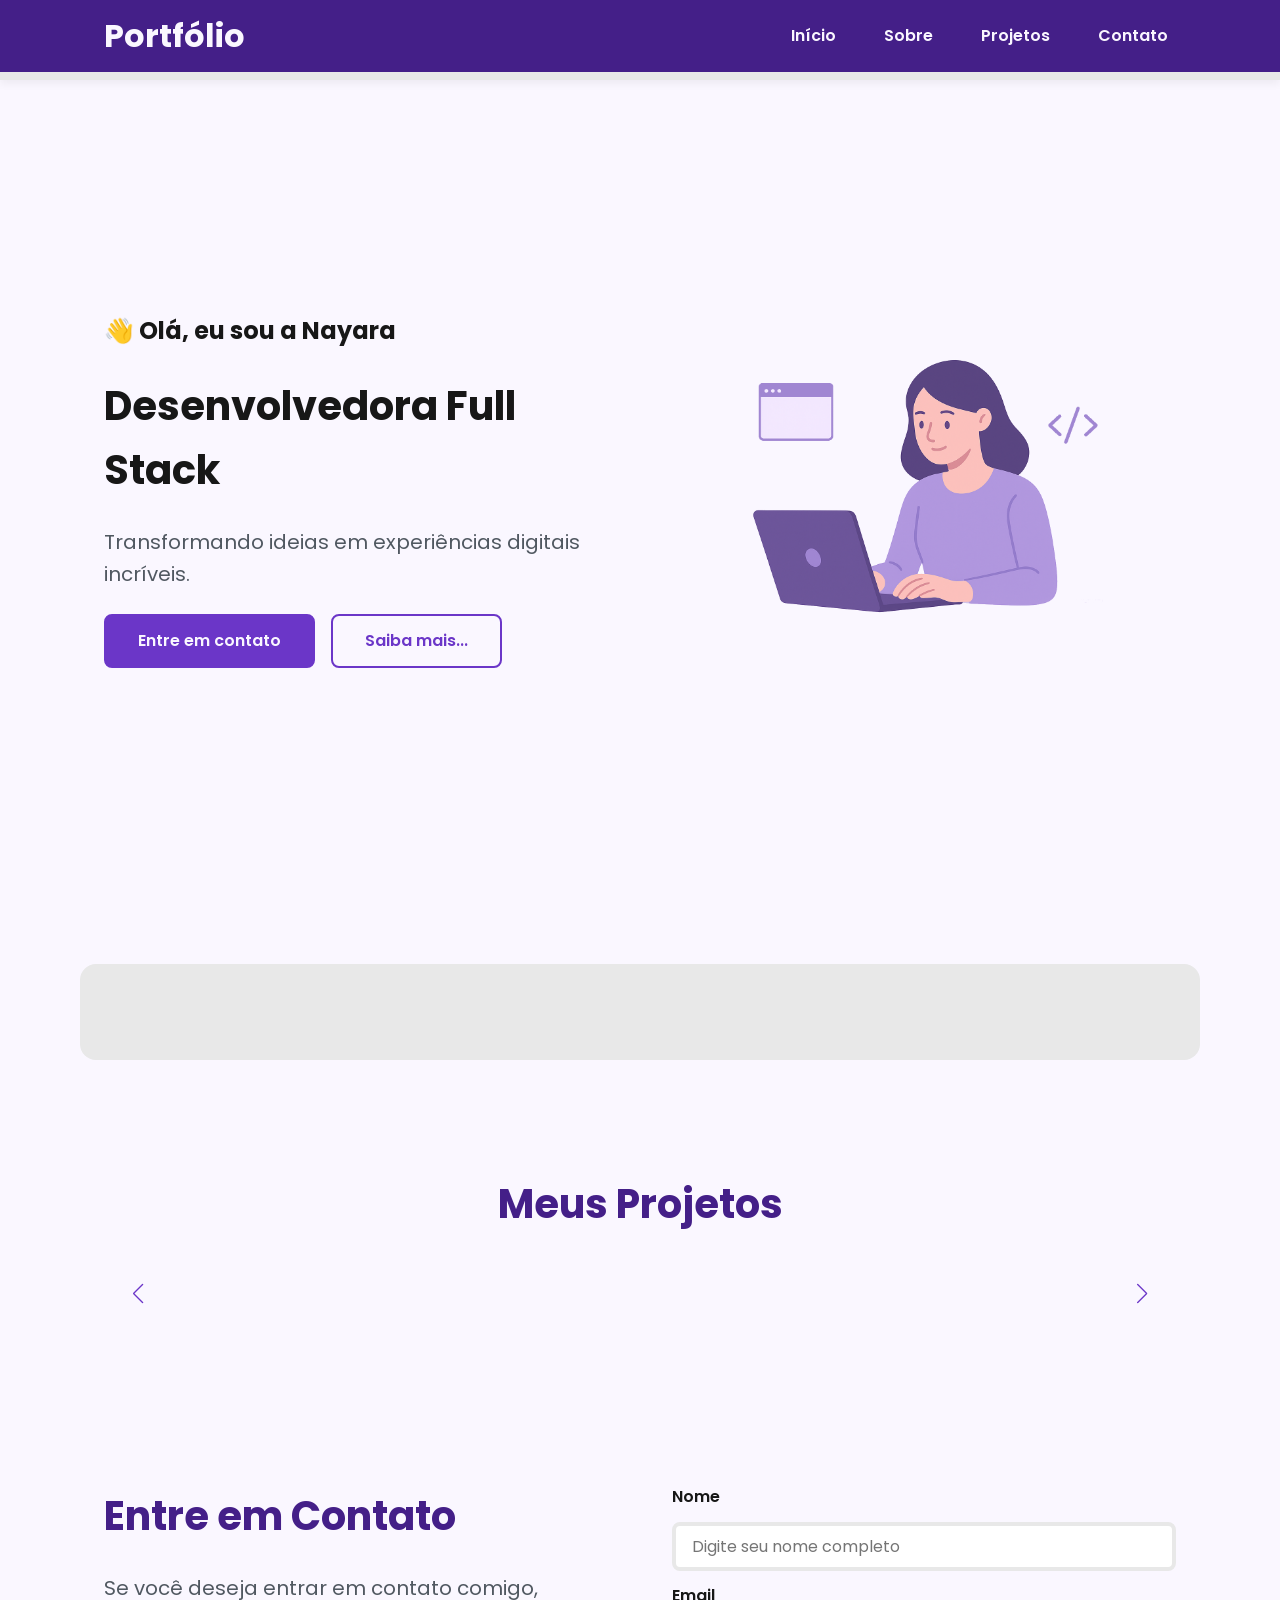
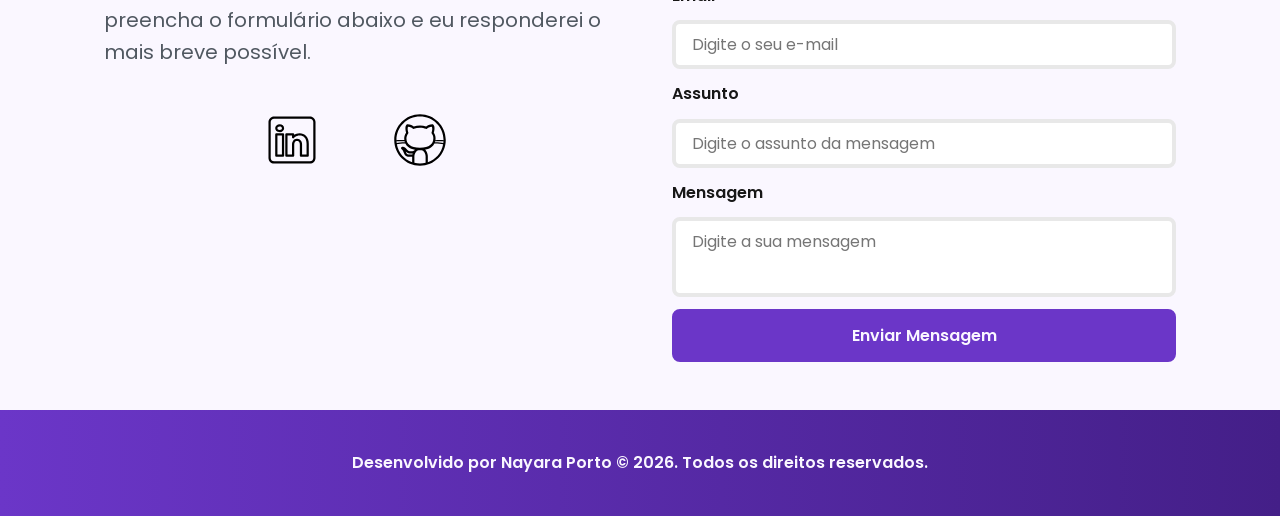
<file: index.html>
<!DOCTYPE html>
<html lang="pt-br">

<head>

    <!-- Fontes do Google -->
    <link rel="preconnect" href="https://fonts.googleapis.com">
    <link rel="preconnect" href="https://fonts.gstatic.com" crossorigin>

    <!-- Fonte do Google - Poppins -->
    <link href="https://fonts.googleapis.com/css2?family=Poppins&display=swap" rel="stylesheet">

    <meta charset="UTF-8">
    <meta name="viewport" content="width=device-width, initial-scale=1.0">
    <meta name="author" content="Nayara Porto">
    <meta name="robots" content="Portfólio Pessoal da Nayara Porto, 
                desenvolvedor Full Stack especializado em criar experiências 
                digitais incríveis. Conheça meus projetos e entre em contato.">
    <meta name="robots" content="index, follow">

    <link rel="icon" type="image/svg+xml" href="./assets/img/favicon.svg">

    <!-- SWIPER CSS -->
    <link rel="stylesheet" href="https://cdn.jsdelivr.net/npm/swiper@11/swiper-bundle.min.css">


    <!-- CSS principal da Página -->
    <link rel="stylesheet" href="./assets/css/styles.css">

    <title>Portifólio da Nayara</title>
</head>

<body>
    <!-- Cabeçalho da página -->
    <header>
        <div class="menu-content">
            <!-- Título do Cabeçalho -->
            <a href="index.html" id="titulo">Portfólio</a>

            <!-- Menu de Navegação -->
            <nav>
                <ul class="menu-list">
                    <li><a href="#hero">Início</a></li>
                    <li><a href="#about">Sobre</a></li>
                    <li><a href="#projects">Projetos</a></li>
                    <li><a href="#contact">Contato</a></li>
                </ul>
            </nav>
        </div>
    </header>

    <!-- Seção Principal da Página -->
    <main>
        <section id="hero" class="section-container hero-container">

            <!-- Boas Vindas -->
            <article class="hero-content">
                <span>👋 Olá, eu sou a Nayara</span>
                <h1>Desenvolvedora Full Stack</h1>
                <p>Transformando ideias em experiências digitais incríveis.</p>

                <div class="buttons-container">
                    <a href="#contact" class="botao">Entre em contato</a>
                    <a href="#about" class="botao-outline">Saiba mais...</a>
                </div>

            </article>

            <!-- imagem da Seção Hero -->
            <figure class="hero-image">
                <img src="assets/img/foto_dev_woman.svg" alt="Foto do autor do site" class="float-animation">
            </figure>
        </section>

        <!-- Seção Sobre Mim -->
        <section id="about" class="section-container about-container">
        </section>

        <section id="projects" class="section-container projects-container">
            <h2>Meus Projetos</h2>

            <!-- Swiper Container -->
            <div class="swiper projects-swiper">
                <div class="swiper-wrapper">
            </div>

            <!-- Botões de Navegação -->
            <div class="swiper-button-next"></div>
            <div class="swiper-button-prev"></div>

            <!-- Paginação -->
            <div class="swiper-pagination"></div>

            </div>
        </section>

        <section id="contact" class="section-container contact-container">

            <!-- Redes Sociais -->
            <article class="contact-info">
                <h2>Entre em Contato</h2>
                <p>Se você deseja entrar em contato comigo, preencha o formulário abaixo e eu responderei o mais breve
                    possível.</p>

                <!-- Links para Redes Sociais -->
                <div class="social-container">
                    <a href="https://www.linkedin.com/in/nayara-bastos-porto/" target="_blank" class="social-icon">
                        <img src="./assets/icons/social/linkedin.svg" alt="Link para o LinkedIn">
                    </a>
                    <a href="https://github.com/nayarabastos" target="_blank" class="social-icon">
                        <img src="./assets/icons/social/github.svg" alt="Link para o GitHub">
                    </a>
                </div>
            </article>
            <!-- Formulário de Contato -->
            <form id="formulario" action="https://formsubmit.co/7e771bcecd041b0f8b189459cb63c771" method="POST">

                <input type="hidden" name="_next" value="https://nayarabastos.github.io/Portifolio/success.html">
                <input type="hidden" name="captcha" value="false">

                <label for="nome">Nome</label>
                <input type="text" id="nome" name="nome" required placeholder="Digite seu nome completo">
                <span id="nome-error"></span>

                <label for="email">Email</label>
                <input type="email" id="email" name="email" required placeholder="Digite o seu e-mail">
                <span id="erro-email"></span>

                <label for="assunto">Assunto</label>
                <input type="text" id="assunto" name="assunto" required placeholder="Digite o assunto da mensagem">
                <span id="erro-assunto"></span>

                <label for="mensagem">Mensagem</label>
                <textarea id="mensagem" name="mensagem" required placeholder="Digite a sua mensagem"></textarea>
                <span id="erro-mensagem"></span>

                <button type="submit" class="botao">Enviar Mensagem</button>

            </form>

        </section>

    </main>

    <!-- Rodapé da página -->
    <footer>
        Desenvolvido por Nayara Porto &copy; 2026. Todos os direitos reservados.
    </footer>

    <script
    src="https://cdn.jsdelivr.net/npm/swiper@11/swiper-bundle.min.js">
</script>

<script src="./assets/js/script.js"></script>

</body>

</html>
</file>
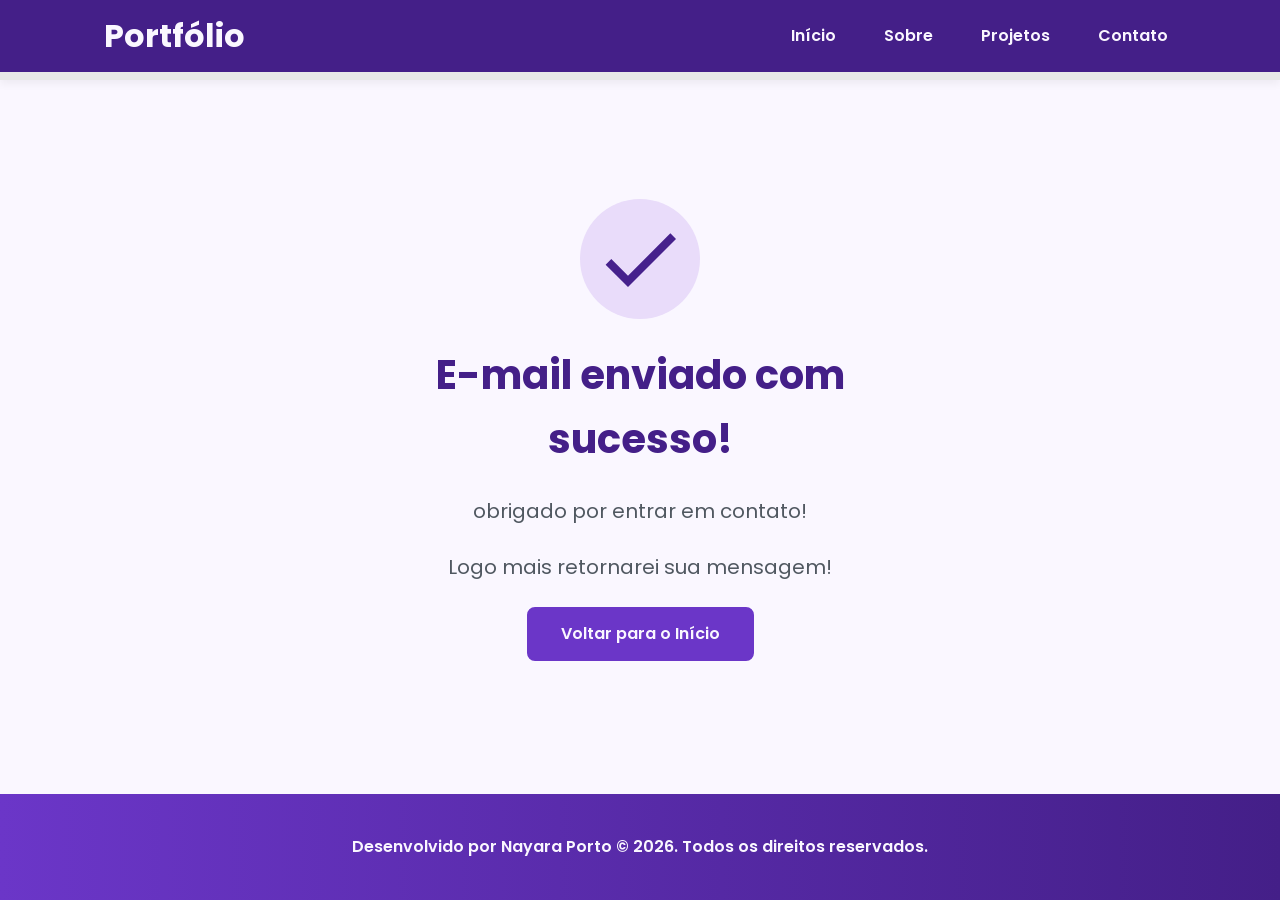
<file: success.html>
<!DOCTYPE html>
<html lang="pt-br">

<head>

    <!-- Fontes do Google -->
    <link rel="preconnect" href="https://fonts.googleapis.com">
    <link rel="preconnect" href="https://fonts.gstatic.com" crossorigin>

    <!-- Fonte do Google - Poppins -->
    <link href="https://fonts.googleapis.com/css2?family=Poppins&display=swap" rel="stylesheet">

    <meta charset="UTF-8">

    <meta name="viewport" content="width=device-width, initial-scale=1.0">

    <meta name="author" content="Nayara Porto">
    <meta name="description"
        content="Portfólio da Nayara, desenvolvedora Full Stack especializada em criar experiências digitais incríveis. Conheça meus projetos e entre em contato.">
    <meta name="robots" content="index, follow">

    <link rel="icon" type="image/svg+xml" href="./assets/img/favicon.svg">

    <!-- CSS principal da Página -->
    <link rel="stylesheet" href="./assets/css/styles.css">

    <title>Portfólio Nayara</title>

</head>

<body>

    <!-- Cabeçalho da Página (header) -->
    <header class="menu-container">
        <div class="menu-content">
            <!-- Título do Cabeçalho -->
            <a href="index.html" id="titulo">Portfólio</a>

            <!-- Menu de Navegação -->
            <nav>
                <ul class="menu-list">
                    <li><a href="./index.html#hero">Início</a></li>
                    <li><a href="./index.html#about">Sobre</a></li>
                    <li><a href="./index.html#projects">Projetos</a></li>
                    <li><a href="./index.html#contact">Contato</a></li>
                </ul>
            </nav>
        </div>
    </header>

    <!-- Seção Principal da Página (main) -->
    <main>
        <!-- mensagem de Sucesso -->
        <section class="success-container">
            <article class="success-content">
                <figure class="success-icon">
                    <img src="./assets/img/success.svg" alt="Imagem de sucesso" class="float-animation">
                </figure>

                    <h1>E-mail enviado com sucesso!</h1>
                    <h2>obrigado por entrar em contato!</h2>
                    <h2>Logo mais retornarei sua mensagem!</h2>

                <a href="./index.html" class="botao">Voltar para o Início</a>
            </article>

        </section>
    </main>

    <!-- Rodapé da Página (footer) -->
    <footer>
        Desenvolvido por Nayara Porto &copy; 2026. Todos os direitos reservados.
    </footer>

</body>

</html>
</file>
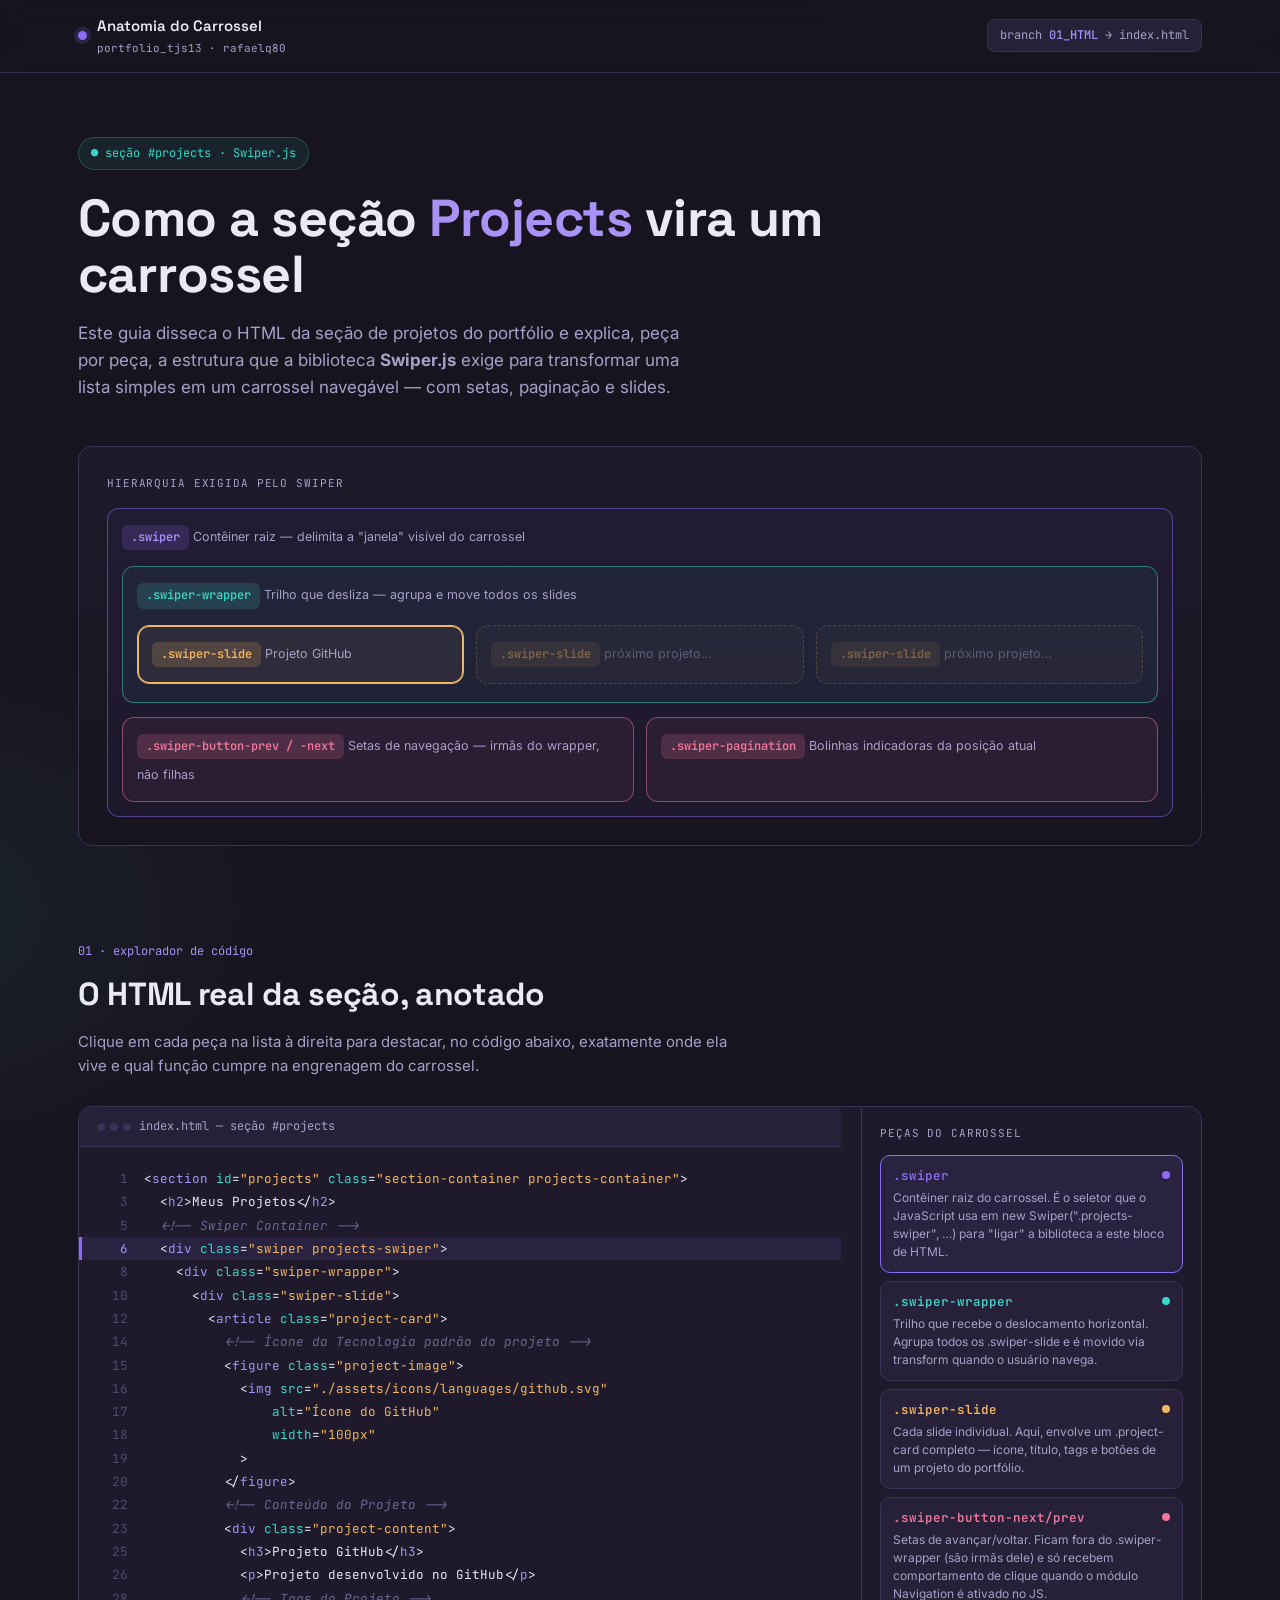
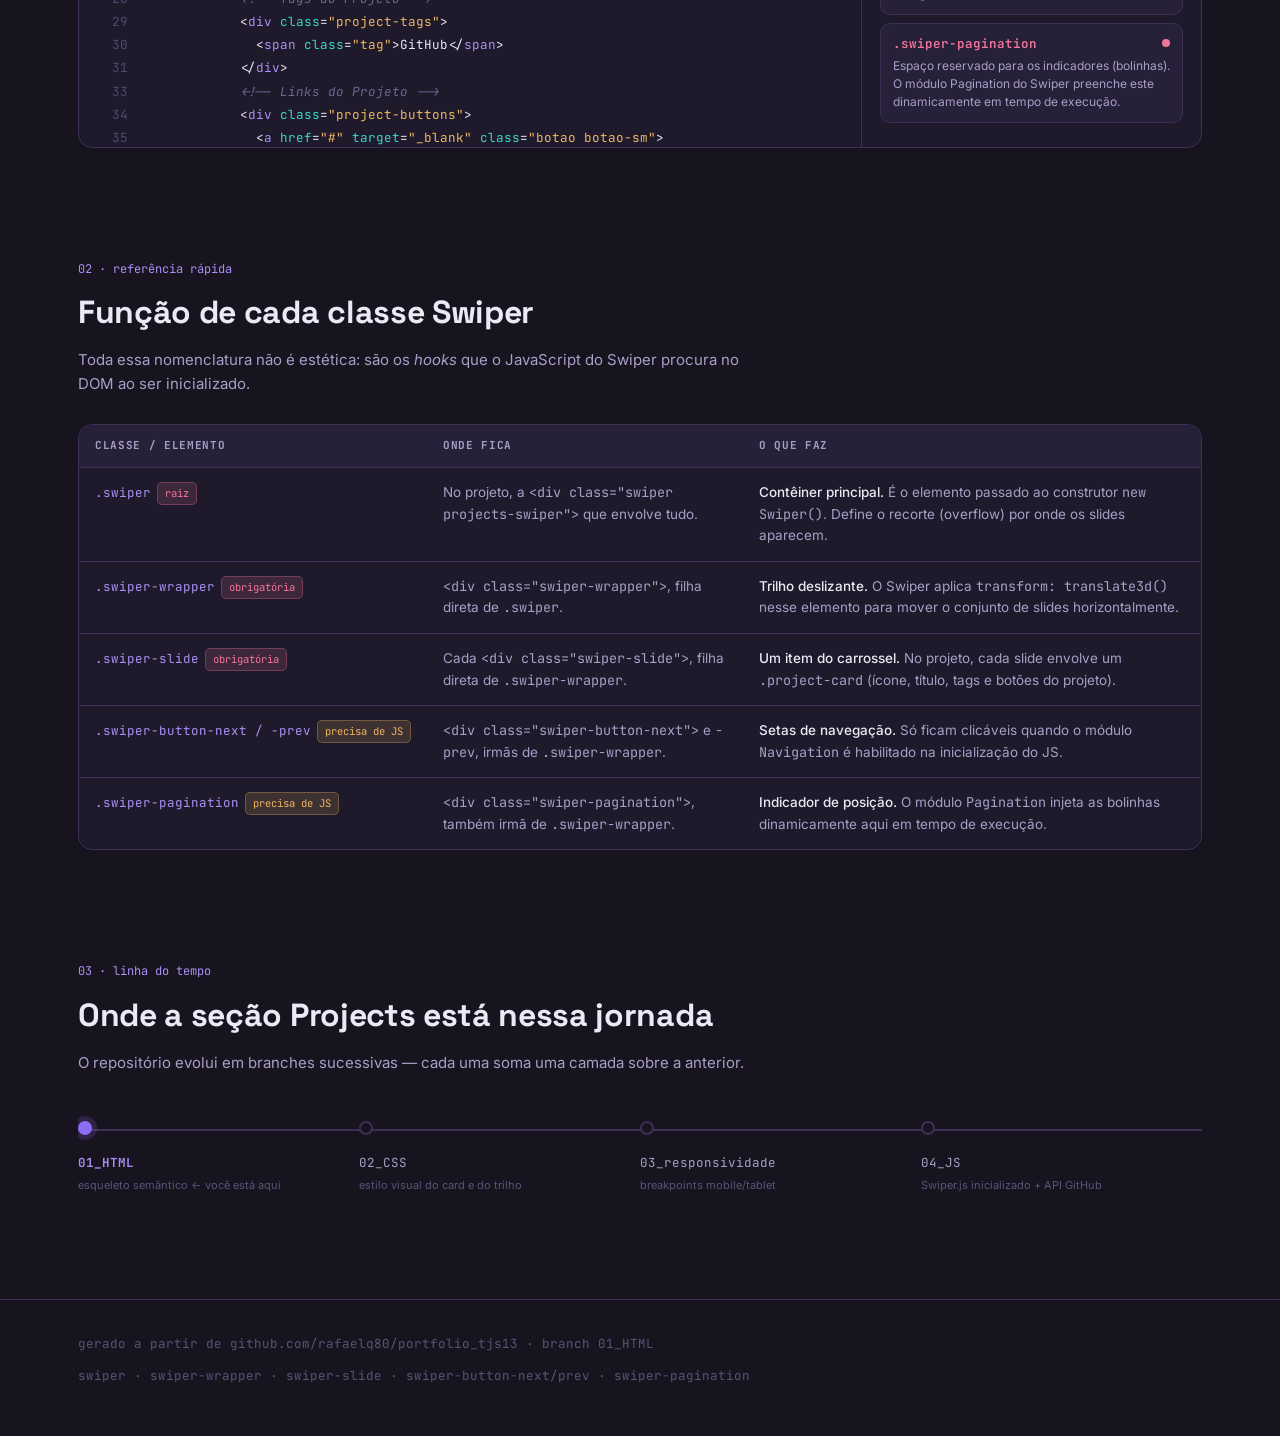
<file: assets/docs/swiper.html>
<!DOCTYPE html>
<html lang="pt-br">
<head>
<meta charset="UTF-8">
<meta name="viewport" content="width=device-width, initial-scale=1.0">
<title>Anatomia do Carrossel Swiper — Seção Projects</title>
<link rel="preconnect" href="https://fonts.googleapis.com">
<link rel="preconnect" href="https://fonts.gstatic.com" crossorigin>
<link href="https://fonts.googleapis.com/css2?family=Space+Grotesk:wght@500;600;700&family=Inter:wght@400;500;600&family=JetBrains+Mono:wght@400;500;600&display=swap" rel="stylesheet">
<style>
  :root{
    --bg: #17141f;
    --bg-soft: #1e1a2b;
    --surface: #262038;
    --surface-2: #2e2745;
    --line: #3a3155;
    --violet: #8b6cf2;
    --violet-soft: #a892f6;
    --slate: #8c86ab;
    --teal: #38d6c6;
    --amber: #f2b661;
    --rose: #f2769b;
    --text: #ece9f7;
    --text-dim: #a89fc7;
    --code-tag: #a892f6;
    --code-attr: #38d6c6;
    --code-str: #f2b661;
    --code-comment: #6e6690;
    --radius: 14px;
    --mono: 'JetBrains Mono', ui-monospace, monospace;
    --display: 'Space Grotesk', sans-serif;
    --body: 'Inter', sans-serif;
  }

  *{box-sizing:border-box;}
  html{scroll-behavior:smooth;}
  body{
    margin:0;
    background:
      radial-gradient(1000px 600px at 85% -10%, rgba(139,108,242,.16), transparent 60%),
      radial-gradient(800px 500px at -10% 30%, rgba(56,214,198,.08), transparent 55%),
      var(--bg);
    color:var(--text);
    font-family:var(--body);
    line-height:1.6;
    -webkit-font-smoothing:antialiased;
  }

  @media (prefers-reduced-motion: reduce){
    html{scroll-behavior:auto;}
    *{animation:none !important; transition:none !important;}
  }

  h1,h2,h3{font-family:var(--display); margin:0; letter-spacing:-.01em;}
  code, pre, .mono{font-family:var(--mono);}
  a{color:inherit;}

  .wrap{max-width:1180px; margin:0 auto; padding:0 28px;}

  /* ---------- TOPBAR ---------- */
  .topbar{
    position:sticky; top:0; z-index:50;
    backdrop-filter:blur(10px);
    background:rgba(23,20,31,.85);
    border-bottom:1px solid var(--line);
  }
  .topbar .wrap{display:flex; align-items:center; justify-content:space-between; padding:14px 28px;}
  .brand{display:flex; align-items:center; gap:10px; font-family:var(--display); font-weight:600; font-size:15px;}
  .brand .dot{width:9px; height:9px; border-radius:50%; background:var(--violet); box-shadow:0 0 0 4px rgba(139,108,242,.18);}
  .brand small{display:block; color:var(--text-dim); font-family:var(--mono); font-weight:400; font-size:11px; margin-top:2px;}
  .path{font-family:var(--mono); font-size:12px; color:var(--text-dim); background:var(--surface); padding:6px 12px; border-radius:8px; border:1px solid var(--line);}
  .path b{color:var(--violet-soft); font-weight:500;}

  /* ---------- HERO ---------- */
  .hero{padding:64px 0 40px;}
  .eyebrow{
    display:inline-flex; align-items:center; gap:8px;
    font-family:var(--mono); font-size:12px; color:var(--teal);
    background:rgba(56,214,198,.08); border:1px solid rgba(56,214,198,.25);
    padding:6px 12px; border-radius:999px; margin-bottom:20px;
  }
  .hero h1{font-size:clamp(32px,4.4vw,52px); line-height:1.08; max-width:780px;}
  .hero h1 span{color:var(--violet-soft);}
  .hero p.lead{max-width:620px; color:var(--text-dim); font-size:17px; margin-top:18px;}

  /* ---------- DIAGRAM (signature element) ---------- */
  .diagram{
    margin-top:44px; border:1px solid var(--line); border-radius:var(--radius);
    background:linear-gradient(180deg, var(--bg-soft), var(--bg));
    padding:28px; overflow-x:auto;
  }
  .diagram-label{font-family:var(--mono); font-size:11px; color:var(--text-dim); margin-bottom:16px; text-transform:uppercase; letter-spacing:.08em;}
  .stack{min-width:640px;}
  .box{border-radius:12px; border:1.5px solid; padding:14px; position:relative; transition:transform .18s ease, box-shadow .18s ease;}
  .box:hover{transform:translateY(-2px);}
  .box .tag{
    font-family:var(--mono); font-size:12px; font-weight:600; display:inline-flex; align-items:center; gap:6px;
    padding:3px 9px; border-radius:6px; margin-bottom:2px;
  }
  .box .desc{font-size:12.5px; color:var(--text-dim); margin-top:4px;}
  .box.swiper{border-color:rgba(139,108,242,.5); background:rgba(139,108,242,.05);}
  .box.swiper > .tag{background:rgba(139,108,242,.18); color:var(--violet-soft);}
  .box.wrapper{border-color:rgba(56,214,198,.5); background:rgba(56,214,198,.05); margin-top:14px;}
  .box.wrapper > .tag{background:rgba(56,214,198,.16); color:var(--teal);}
  .slides-row{display:flex; gap:12px; margin-top:14px; overflow-x:auto; padding-bottom:4px;}
  .box.slide{border-color:rgba(242,182,97,.5); background:rgba(242,182,97,.06); min-width:150px; flex:1;}
  .box.slide > .tag{background:rgba(242,182,97,.18); color:var(--amber);}
  .box.slide.active-repo{border-color:var(--amber); box-shadow:0 0 0 1px var(--amber) inset;}
  .box.slide.ghost{opacity:.45; border-style:dashed;}
  .siblings-row{display:flex; gap:12px; margin-top:14px;}
  .box.nav{border-color:rgba(242,118,155,.5); background:rgba(242,118,155,.06); flex:1;}
  .box.nav > .tag{background:rgba(242,118,155,.18); color:var(--rose);}
  .box.pagination{border-color:rgba(242,118,155,.5); background:rgba(242,118,155,.06); flex:1;}
  .box.pagination > .tag{background:rgba(242,118,155,.18); color:var(--rose);}

  /* ---------- SECTION HEADERS ---------- */
  .section{padding:56px 0;}
  .section-head{margin-bottom:28px; max-width:680px;}
  .section-head .kicker{font-family:var(--mono); font-size:12px; color:var(--violet-soft); margin-bottom:8px;}
  .section-head h2{font-size:clamp(24px,3vw,32px);}
  .section-head p{color:var(--text-dim); margin-top:10px; font-size:15px;}

  /* ---------- EXPLORER (interactive signature) ---------- */
  .explorer{
    display:grid; grid-template-columns:1fr 340px; gap:20px;
    border:1px solid var(--line); border-radius:var(--radius); overflow:hidden;
    background:var(--bg-soft);
  }
  @media (max-width:880px){ .explorer{grid-template-columns:1fr;} }

  .code-pane{padding:0; overflow:auto; max-height:640px;}
  .code-pane .file-tab{
    display:flex; align-items:center; gap:8px; padding:10px 18px; font-family:var(--mono); font-size:12px;
    color:var(--text-dim); border-bottom:1px solid var(--line); background:var(--surface); position:sticky; top:0;
  }
  .file-tab .dots{display:flex; gap:5px;}
  .file-tab .dots span{width:8px; height:8px; border-radius:50%; background:var(--line);}
  pre.code{margin:0; padding:20px 0; font-size:12.6px; line-height:1.85;}
  .line{display:flex; padding:0 18px; border-left:3px solid transparent; cursor:default; white-space:pre;}
  .line .ln{width:28px; flex:none; color:#514a70; user-select:none; text-align:right; margin-right:16px;}
  .line .code-text{white-space:pre-wrap; word-break:break-word;}
  .line.hl{background:rgba(139,108,242,.1); border-left-color:var(--violet);}
  .line.hl .ln{color:var(--violet-soft);}
  .tk-tag{color:var(--code-tag);}
  .tk-attr{color:var(--code-attr);}
  .tk-str{color:var(--code-str);}
  .tk-comment{color:var(--code-comment); font-style:italic;}
  .tk-punc{color:#7a7396;}

  .legend{border-left:1px solid var(--line); padding:18px; overflow:auto; max-height:640px;}
  .legend-title{font-family:var(--mono); font-size:11px; text-transform:uppercase; letter-spacing:.08em; color:var(--text-dim); margin-bottom:12px;}
  .chip{
    display:block; width:100%; text-align:left; background:var(--surface); border:1px solid var(--line);
    border-radius:10px; padding:11px 12px; margin-bottom:8px; cursor:pointer; color:var(--text);
    font-family:var(--body); font-size:13px; transition:border-color .15s ease, background .15s ease;
  }
  .chip .chip-top{display:flex; align-items:center; justify-content:space-between; gap:8px;}
  .chip .chip-name{font-family:var(--mono); font-size:12.5px; font-weight:600;}
  .chip .chip-fn{display:block; margin-top:5px; color:var(--text-dim); font-size:12px; line-height:1.5;}
  .chip.active{border-color:var(--violet); background:rgba(139,108,242,.1);}
  .chip.active .chip-name{color:var(--violet-soft);}
  .chip .swatch{width:8px; height:8px; border-radius:50%; flex:none;}

  /* ---------- TABLE ---------- */
  .table-card{border:1px solid var(--line); border-radius:var(--radius); overflow:hidden; background:var(--bg-soft);}
  table{width:100%; border-collapse:collapse; font-size:13.5px;}
  thead th{
    text-align:left; font-family:var(--mono); font-size:11px; text-transform:uppercase; letter-spacing:.06em;
    color:var(--text-dim); background:var(--surface); padding:12px 16px; border-bottom:1px solid var(--line);
  }
  tbody td{padding:14px 16px; border-bottom:1px solid var(--line); vertical-align:top; color:var(--text-dim);}
  tbody tr:last-child td{border-bottom:none;}
  tbody td.cls{font-family:var(--mono); color:var(--violet-soft); font-size:12.5px; white-space:nowrap;}
  tbody td strong{color:var(--text); font-weight:500;}
  .badge{display:inline-block; font-family:var(--mono); font-size:10.5px; padding:2px 7px; border-radius:5px; margin-left:6px;}
  .badge.required{background:rgba(242,118,155,.15); color:var(--rose); border:1px solid rgba(242,118,155,.3);}
  .badge.needs-js{background:rgba(242,182,97,.15); color:var(--amber); border:1px solid rgba(242,182,97,.3);}

  /* ---------- CALLOUT ---------- */
  .callout{
    display:flex; gap:14px; border:1px solid rgba(242,182,97,.35); background:rgba(242,182,97,.06);
    border-radius:var(--radius); padding:20px 22px; margin-top:20px;
  }
  .callout .icon{font-size:20px; flex:none; margin-top:2px;}
  .callout h3{font-size:15px; margin-bottom:6px; color:var(--amber); font-family:var(--body); font-weight:600;}
  .callout p{margin:0; color:var(--text-dim); font-size:13.5px;}
  .callout code{background:var(--surface); padding:1px 6px; border-radius:4px; color:var(--code-str); font-size:12px;}

  .callout.bug{border-color:rgba(139,108,242,.35); background:rgba(139,108,242,.06);}
  .callout.bug h3{color:var(--violet-soft);}

  /* ---------- ROADMAP ---------- */
  .roadmap{display:flex; gap:0; margin-top:8px; overflow-x:auto;}
  .stop{flex:1; min-width:150px; position:relative; padding:18px 16px 18px 0;}
  .stop::before{content:""; position:absolute; top:26px; left:0; right:-0px; height:2px; background:var(--line);}
  .stop:first-child::before{left:0;}
  .stop .node{
    width:14px; height:14px; border-radius:50%; background:var(--bg); border:2px solid var(--line);
    position:relative; z-index:2; margin-bottom:14px;
  }
  .stop.current .node{border-color:var(--violet); background:var(--violet); box-shadow:0 0 0 5px rgba(139,108,242,.18);}
  .stop .name{font-family:var(--mono); font-size:12.5px; color:var(--text-dim);}
  .stop.current .name{color:var(--violet-soft); font-weight:600;}
  .stop .tag2{display:block; font-size:11px; color:#5a5378; margin-top:3px;}

  footer{border-top:1px solid var(--line); padding:34px 0 50px; margin-top:30px;}
  footer .wrap{display:flex; justify-content:space-between; align-items:center; flex-wrap:wrap; gap:12px;}
  footer p{margin:0; color:#5a5378; font-size:12.5px; font-family:var(--mono);}

  ::selection{background:rgba(139,108,242,.35);}
  ::-webkit-scrollbar{height:8px; width:8px;}
  ::-webkit-scrollbar-thumb{background:var(--line); border-radius:8px;}
</style>
</head>
<body>

  <div class="topbar">
    <div class="wrap">
      <div class="brand">
        <span class="dot"></span>
        <div>
          Anatomia do Carrossel
          <small>portfolio_tjs13 · rafaelq80</small>
        </div>
      </div>
      <div class="path">branch <b>01_HTML</b> → <span id="pathFile">index.html</span></div>
    </div>
  </div>

  <header class="hero">
    <div class="wrap">
      <span class="eyebrow">● seção <code>#projects</code> · Swiper.js</span>
      <h1>Como a seção <span>Projects</span> vira um carrossel</h1>
      <p class="lead">Este guia disseca o HTML da seção de projetos do portfólio e explica, peça por peça, a estrutura que a biblioteca <strong>Swiper.js</strong> exige para transformar uma lista simples em um carrossel navegável — com setas, paginação e slides.</p>

      <div class="diagram">
        <div class="diagram-label">Hierarquia exigida pelo Swiper</div>
        <div class="stack">
          <div class="box swiper">
            <span class="tag">.swiper</span>
            <span class="desc">Contêiner raiz — delimita a "janela" visível do carrossel</span>

            <div class="box wrapper">
              <span class="tag">.swiper-wrapper</span>
              <span class="desc">Trilho que desliza — agrupa e move todos os slides</span>

              <div class="slides-row">
                <div class="box slide active-repo">
                  <span class="tag">.swiper-slide</span>
                  <span class="desc">Projeto GitHub</span>
                </div>
                <div class="box slide ghost">
                  <span class="tag">.swiper-slide</span>
                  <span class="desc">próximo projeto…</span>
                </div>
                <div class="box slide ghost">
                  <span class="tag">.swiper-slide</span>
                  <span class="desc">próximo projeto…</span>
                </div>
              </div>
            </div>

            <div class="siblings-row">
              <div class="box nav">
                <span class="tag">.swiper-button-prev / -next</span>
                <span class="desc">Setas de navegação — irmãs do wrapper, não filhas</span>
              </div>
              <div class="box pagination">
                <span class="tag">.swiper-pagination</span>
                <span class="desc">Bolinhas indicadoras da posição atual</span>
              </div>
            </div>
          </div>
        </div>
      </div>
    </div>
  </header>

  <section class="section">
    <div class="wrap">
      <div class="section-head">
        <div class="kicker">01 · explorador de código</div>
        <h2>O HTML real da seção, anotado</h2>
        <p>Clique em cada peça na lista à direita para destacar, no código abaixo, exatamente onde ela vive e qual função cumpre na engrenagem do carrossel.</p>
      </div>

      <div class="explorer">
        <div class="code-pane">
          <div class="file-tab">
            <span class="dots"><span></span><span></span><span></span></span>
            index.html — seção #projects
          </div>
          <pre class="code" id="codeBlock"></pre>
        </div>
        <div class="legend">
          <div class="legend-title">Peças do carrossel</div>
          <div id="chipList"></div>
        </div>
      </div>
    </div>
  </section>

  <section class="section">
    <div class="wrap">
      <div class="section-head">
        <div class="kicker">02 · referência rápida</div>
        <h2>Função de cada classe Swiper</h2>
        <p>Toda essa nomenclatura não é estética: são os <em>hooks</em> que o JavaScript do Swiper procura no DOM ao ser inicializado.</p>
      </div>

      <div class="table-card">
        <table>
          <thead>
            <tr><th>Classe / elemento</th><th>Onde fica</th><th>O que faz</th></tr>
          </thead>
          <tbody>
            <tr>
              <td class="cls">.swiper<span class="badge required">raiz</span></td>
              <td>No projeto, a <code>&lt;div class="swiper projects-swiper"&gt;</code> que envolve tudo.</td>
              <td><strong>Contêiner principal.</strong> É o elemento passado ao construtor <code>new Swiper()</code>. Define o recorte (overflow) por onde os slides aparecem.</td>
            </tr>
            <tr>
              <td class="cls">.swiper-wrapper<span class="badge required">obrigatória</span></td>
              <td><code>&lt;div class="swiper-wrapper"&gt;</code>, filha direta de <code>.swiper</code>.</td>
              <td><strong>Trilho deslizante.</strong> O Swiper aplica <code>transform: translate3d()</code> nesse elemento para mover o conjunto de slides horizontalmente.</td>
            </tr>
            <tr>
              <td class="cls">.swiper-slide<span class="badge required">obrigatória</span></td>
              <td>Cada <code>&lt;div class="swiper-slide"&gt;</code>, filha direta de <code>.swiper-wrapper</code>.</td>
              <td><strong>Um item do carrossel.</strong> No projeto, cada slide envolve um <code>.project-card</code> (ícone, título, tags e botões do projeto).</td>
            </tr>
            <tr>
              <td class="cls">.swiper-button-next / -prev<span class="badge needs-js">precisa de JS</span></td>
              <td><code>&lt;div class="swiper-button-next"&gt;</code> e <code>-prev</code>, irmãs de <code>.swiper-wrapper</code>.</td>
              <td><strong>Setas de navegação.</strong> Só ficam clicáveis quando o módulo <code>Navigation</code> é habilitado na inicialização do JS.</td>
            </tr>
            <tr>
              <td class="cls">.swiper-pagination<span class="badge needs-js">precisa de JS</span></td>
              <td><code>&lt;div class="swiper-pagination"&gt;</code>, também irmã de <code>.swiper-wrapper</code>.</td>
              <td><strong>Indicador de posição.</strong> O módulo <code>Pagination</code> injeta as bolinhas dinamicamente aqui em tempo de execução.</td>
            </tr>
          </tbody>
        </table>
      </div>

    </div>
  </section>

  <section class="section">
    <div class="wrap">
      <div class="section-head">
        <div class="kicker">03 · linha do tempo</div>
        <h2>Onde a seção Projects está nessa jornada</h2>
        <p>O repositório evolui em branches sucessivas — cada uma soma uma camada sobre a anterior.</p>
      </div>
      <div class="roadmap">
        <div class="stop current"><div class="node"></div><span class="name">01_HTML</span><span class="tag2">esqueleto semântico ← você está aqui</span></div>
        <div class="stop"><div class="node"></div><span class="name">02_CSS</span><span class="tag2">estilo visual do card e do trilho</span></div>
        <div class="stop"><div class="node"></div><span class="name">03_responsividade</span><span class="tag2">breakpoints mobile/tablet</span></div>
        <div class="stop"><div class="node"></div><span class="name">04_JS</span><span class="tag2">Swiper.js inicializado + API GitHub</span></div>
      </div>
    </div>
  </section>

  <footer>
    <div class="wrap">
      <p>gerado a partir de github.com/rafaelq80/portfolio_tjs13 · branch 01_HTML</p>
      <p>swiper · swiper-wrapper · swiper-slide · swiper-button-next/prev · swiper-pagination</p>
    </div>
  </footer>

<script>
(function(){
  // Código real da seção #projects, tokenizado em spans para o painel de anotação.
  // Cada linha carrega um data-part opcional que a liga a um chip da legenda.
  const lines = [
    {t:'&lt;section id="projects" class="section-container projects-container"&gt;', part:null},
    {t:'', part:null},
    {t:'  &lt;h2&gt;Meus Projetos&lt;/h2&gt;', part:null},
    {t:'', part:null},
    {t:'  &lt;!-- Swiper Container --&gt;', part:null, comment:true},
    {t:'  &lt;div class="swiper projects-swiper"&gt;', part:'swiper'},
    {t:'', part:'swiper'},
    {t:'    &lt;div class="swiper-wrapper"&gt;', part:'wrapper'},
    {t:'', part:'wrapper'},
    {t:'      &lt;div class="swiper-slide"&gt;', part:'slide'},
    {t:'', part:'slide'},
    {t:'        &lt;article class="project-card"&gt;', part:'slide'},
    {t:'', part:'slide'},
    {t:'          &lt;!-- Ícone da Tecnologia padrão do projeto --&gt;', part:'slide', comment:true},
    {t:'          &lt;figure class="project-image"&gt;', part:'slide'},
    {t:'            &lt;img src="./assets/icons/languages/github.svg"', part:'slide'},
    {t:'                alt="Ícone do GitHub"', part:'slide'},
    {t:'                width="100px"', part:'slide'},
    {t:'            &gt;', part:'slide'},
    {t:'          &lt;/figure&gt;', part:'slide'},
    {t:'', part:'slide'},
    {t:'          &lt;!-- Conteúdo do Projeto --&gt;', part:'slide', comment:true},
    {t:'          &lt;div class="project-content"&gt;', part:'slide'},
    {t:'', part:'slide'},
    {t:'            &lt;h3&gt;Projeto GitHub&lt;/h3&gt;', part:'slide'},
    {t:'            &lt;p&gt;Projeto desenvolvido no GitHub&lt;/p&gt;', part:'slide'},
    {t:'', part:'slide'},
    {t:'            &lt;!-- Tags do Projeto --&gt;', part:'slide', comment:true},
    {t:'            &lt;div class="project-tags"&gt;', part:'slide'},
    {t:'              &lt;span class="tag"&gt;GitHub&lt;/span&gt;', part:'slide'},
    {t:'            &lt;/div&gt;', part:'slide'},
    {t:'', part:'slide'},
    {t:'            &lt;!-- Links do Projeto --&gt;', part:'slide', comment:true},
    {t:'            &lt;div class="project-buttons"&gt;', part:'slide'},
    {t:'              &lt;a href="#" target="_blank" class="botao botao-sm"&gt;', part:'slide'},
    {t:'                GitHub', part:'slide'},
    {t:'              &lt;/a&gt;', part:'slide'},
    {t:'              &lt;a href="#" target="_blank" class="botao-outline botao-sm"&gt;', part:'slide'},
    {t:'                Deploy', part:'slide'},
    {t:'              &lt;/a&gt;', part:'slide'},
    {t:'            &lt;/div&gt;', part:'slide'},
    {t:'', part:'slide'},
    {t:'          &lt;/div&gt;', part:'slide'},
    {t:'', part:'slide'},
    {t:'        &lt;/article&gt;', part:'slide'},
    {t:'', part:'slide'},
    {t:'      &lt;/div&gt; &lt;!-- fecha o slide --&gt;', part:'slide'},
    {t:'', part:'wrapper'},
    {t:'    &lt;/div&gt;', part:'wrapper'},
    {t:'', part:'swiper'},
    {t:'    &lt;!-- Botões de Navegação --&gt;', part:'nav', comment:true},
    {t:'    &lt;div class="swiper-button-next"&gt;&lt;/div&gt;', part:'nav'},
    {t:'    &lt;div class="swiper-button-prev"&gt;&lt;/div&gt;', part:'nav'},
    {t:'', part:'swiper'},
    {t:'    &lt;!-- Paginação --&gt;', part:'pagination', comment:true},
    {t:'    &lt;div class="swiper-pagination"&gt;&lt;/div&gt;', part:'pagination'},
    {t:'', part:null},
    {t:'  &lt;/div&gt;', part:'swiper'},
    {t:'', part:null},
    {t:'&lt;/section&gt;', part:null},
  ];

  const parts = {
    swiper:     {name:'.swiper',                color:'#8b6cf2', fn:'Contêiner raiz do carrossel. É o seletor que o JavaScript usa em new Swiper(".projects-swiper", …) para "ligar" a biblioteca a este bloco de HTML.'},
    wrapper:    {name:'.swiper-wrapper',         color:'#38d6c6', fn:'Trilho que recebe o deslocamento horizontal. Agrupa todos os .swiper-slide e é movido via transform quando o usuário navega.'},
    slide:      {name:'.swiper-slide',           color:'#f2b661', fn:'Cada slide individual. Aqui, envolve um .project-card completo — ícone, título, tags e botões de um projeto do portfólio.'},
    nav:        {name:'.swiper-button-next/prev',color:'#f2769b', fn:'Setas de avançar/voltar. Ficam fora do .swiper-wrapper (são irmãs dele) e só recebem comportamento de clique quando o módulo Navigation é ativado no JS.'},
    pagination: {name:'.swiper-pagination',      color:'#f2769b', fn:'Espaço reservado para os indicadores (bolinhas). O módulo Pagination do Swiper preenche este <div> dinamicamente em tempo de execução.'}
  };

  const codeBlock = document.getElementById('codeBlock');
  const chipList = document.getElementById('chipList');

  function highlight(raw){
    const M1 = '\u0001', M2 = '\u0002'; // marcadores temporários, fora do alfabeto do HTML
    let out = raw.replace(/(&lt;\/?)([a-zA-Z0-9]+)/g, (m, p1, p2) => p1 + M1 + 'TAG' + M2 + p2 + M1 + M2);
    out = out.replace(/([a-zA-Z-]+)(=)(&quot;|")([^"]*)(&quot;|")/g, (m, p1, p2, p3, p4, p5) =>
      M1 + 'ATTR' + M2 + p1 + M1 + M2 + p2 + M1 + 'STR' + M2 + p3 + p4 + p5 + M1 + M2
    );
    out = out.replace(new RegExp(M1+'TAG'+M2+'(.*?)'+M1+M2, 'g'), '<span class="tk-tag">$1</span>');
    out = out.replace(new RegExp(M1+'ATTR'+M2+'(.*?)'+M1+M2, 'g'), '<span class="tk-attr">$1</span>');
    out = out.replace(new RegExp(M1+'STR'+M2+'(.*?)'+M1+M2, 'g'), '<span class="tk-str">$1</span>');
    return out;
  }

  lines.forEach((line, i) => {
    const row = document.createElement('div');
    row.className = 'line' + (line.part ? ' part-'+line.part : '');
    if(line.part) row.dataset.part = line.part;
    const ln = document.createElement('span');
    ln.className = 'ln';
    ln.textContent = line.t ? (i+1) : '';
    const codeText = document.createElement('span');
    codeText.className = 'code-text' + (line.comment ? ' tk-comment' : '');
    codeText.innerHTML = line.comment ? line.t : highlight(line.t);
    row.appendChild(ln);
    row.appendChild(codeText);
    codeBlock.appendChild(row);
  });

  Object.keys(parts).forEach(key => {
    const p = parts[key];
    const chip = document.createElement('button');
    chip.className = 'chip';
    chip.dataset.part = key;
    chip.innerHTML =
      '<span class="chip-top">' +
        '<span class="chip-name" style="color:'+p.color+'">'+p.name+'</span>' +
        '<span class="swatch" style="background:'+p.color+'"></span>' +
      '</span>' +
      '<span class="chip-fn">'+p.fn+'</span>';
    chip.addEventListener('click', () => selectPart(key, chip));
    chipList.appendChild(chip);
  });

  function selectPart(key, chipEl){
    document.querySelectorAll('.chip').forEach(c => c.classList.remove('active'));
    document.querySelectorAll('.line').forEach(l => l.classList.remove('hl'));
    chipEl.classList.add('active');
    const target = document.querySelector('.line[data-part="'+key+'"]');
    document.querySelectorAll('.line[data-part="'+key+'"]').forEach(l => l.classList.add('hl'));
    if(target) target.scrollIntoView({block:'center', behavior:'smooth'});
  }

  // seleciona .swiper por padrão para orientar o primeiro olhar
  const firstChip = chipList.querySelector('.chip');
  if(firstChip) selectPart('swiper', firstChip);
})();
</script>
</body>
</html>
</file>
<file: assets/css/styles.css>
/* Reset do Navegador */
* {
  margin: 0;
  padding: 0;
  box-sizing: border-box;
  font-family: 'Poppins', sans-serif;
  font-weight: 400;
  text-decoration: none;
  outline: none;
}    

/* Variáveis */
:root {
    /* Paleta de Cores - Purple */
    --purple-50: #f4eaff;
    --purple-100: #e9dcfa;
    --purple-200: #cdb3f0;
    --purple-300: #b186e5;
    --purple-400: #9460db;
    --purple-500: #6b36c8;
    --purple-600: #5b2ca0;
    --purple-700: #4c2177;
    --purple-800: #441f88;
    --purple-900: #2a0e4d;
    --purple-950: #1a0730;

    /* Cores Neutras */
    --gray-200: #e8e8e8;
    --gray-400: #505861;
    --black: #171717;
    --white: #FAF7FF;

    /* Cores de Estado */
    --error: #e63946;

    /* Sombras */
    --shadow-sm: 0 0.25rem 0.5rem rgba(0, 0, 0, 0.05);
    --shadow-md: 0 0.25rem 0.75rem rgba(107, 54, 200, 0.3);
    --shadow-lg: 0 0.5rem 1.5rem rgba(107, 54, 200, 0.2);

    /* Espaçamentos */
    --spacing-xs: 0.5rem;
    --spacing-sm: 1rem;
    --spacing-md: 1.5rem;
    --spacing-lg: 2rem;
    --spacing-xl: 3rem;
    --spacing-2xl: 4rem;

    /* Tamanhos de Fonte */
    --text-sm: 0.75rem;
    --text-base: 1rem;
    --text-lg: 1.25rem;
    --text-xl: 1.5rem;
    --text-2xl: 2rem;
    --text-3xl: 2.5rem;

    /* Border Radius */
    --radius-sm: 0.25rem;
    --radius-md: 0.5rem;
    --radius-lg: 1rem;
    --radius-xl: 2rem;
    --radius-full: 50%;

    /* Animação Padrão */
    --transition-default: all 0.3s ease;
}

/* Configurações Básicas */

html {
  scroll-behavior: smooth;
}

body {
  display: flex;
  flex-direction: column;
  min-height: 100vh;
  background-color: var(--white);
  line-height: 1.6;
  color: var(--black);
}

main {
  flex: 1;
}

/* Seções - Base Comum */

.section-container {
  max-width: 70rem;
  margin: 0 auto;
  padding: var(--spacing-xl) var(--spacing-md);
  scroll-margin-top: 6rem;
}

/* Botões */

.buttons-container {
  display: flex;
  gap: var(--spacing-sm);
}

.botao,
.botao-outline {
  display: inline-block;
  padding: 0.75rem 2rem;
  border: 0.15rem solid transparent;
  border-radius: var(--radius-md);
  font-size: var(--text-base);
  font-weight: 600;
  text-align: center;
  cursor: pointer;
  transition: var(--transition-default);
}

.botao {
  border-color: var(--purple-500);
  background-color: var(--purple-500);
  color: var(--white);
}

.botao:hover {
  border-color: var(--purple-800);
  background-color: var(--purple-800);
  box-shadow: var(--shadow-md);
  transform: translateY(-0.25rem);
}

.botao-outline {
  border-color: var(--purple-500);
  background-color: transparent;
  color: var(--purple-500);
}

.botao-outline:hover {
  border-color: var(--purple-500);
  background-color: var(--purple-500);
  color: var(--white);
  transform: translateY(-0.25rem);
}

/* Botões pequenos - Card Projetos */

.botao.botao-sm,
.botao-outline.botao-sm {
  min-width: 6rem;
  padding: 0.25rem var(--spacing-sm);
  border-width: 0.125rem;
  border-radius: 0.25rem;
  font-size: var(--text-sm);
}

/* Seção Header - Cabeçalho e Menu */

header {
  position: sticky;
  top: 0;
  z-index: 1000;
  width: 100%;
  height: 5rem;
  border-bottom: var(--spacing-xs) solid var(--gray-200);
  box-shadow: var(--shadow-sm);
  background-color: var(--purple-800);
}

header a {
  font-weight: 600;
  color: var(--white);
  transition: color 0.3s ease;
}

header a:hover {
  color: var(--purple-100);
}

#titulo {
  font-size: var(--text-2xl);
  font-weight: 700;
}

.menu-content {
  display: flex;
  justify-content: space-between;
  align-items: center;
  max-width: 70rem;
  height: 100%;
  margin: 0 auto;
  padding: 0 var(--spacing-md);
}

.menu-list {
  display: flex;
  gap: var(--spacing-lg);
  list-style: none;
}

.menu-list a {
  padding: var(--spacing-xs);
}

/* Seção Hero */

.hero-container {
  display: flex;
  align-items: center;
  gap: var(--spacing-2xl);
  min-height: calc(100vh - 5rem);
}

.hero-content {
  display: flex;
  flex: 1;
  flex-direction: column;
  gap: var(--spacing-md);

}

.hero-content span {
  font-size: var(--text-xl);
  font-weight: 700;
}

.hero-content h1 {
  font-size: var(--text-3xl);
  font-weight: 700;
}

.hero-content p,
.about-content p,
.contact-info p {
  font-size: var(--text-lg);
  color: var(--gray-400);
}

.hero-image {
  display: flex;
  flex: 1;
  justify-content: center;
}

.hero-image img {
  width: 100%;
  max-width: 100%;
  border-radius: var(--radius-xl);
}

/* Animação Flutuante */
@keyframes float {
  
  0%,
  100% {
    transform: translateY(0);
  }

  50% {
    transform: translateY(-1.25rem);
  }

}

/* Usa animação */
.float-animation {
  animation: float 3s ease-in-out infinite;
}

/* About */

.about-container {
    display: flex;
    align-items: center;
    gap: var(--spacing-2xl);
    margin: var(--spacing-2xl) auto;
    border-radius: var(--radius-lg);
    background-color: var(--gray-200);
}

.about-image {
    flex: 0 0 17.5rem;
}

.about-image img {
    width: 100%;
    border: 0.35rem solid var(--purple-500);
    border-radius: var(--radius-full);
    box-shadow: var(--shadow-lg);
}

.about-content h2,
.projects-container h2,
.contact-info h2 {
    margin-bottom: var(--spacing-md);
    font-size: var(--text-3xl);
    font-weight: 700;
    color: var(--purple-800);
}

.about-content p {
    margin-bottom: var(--spacing-sm);
    text-align: justify;
}

.about-buttons-data {
    display: flex;
    justify-content: space-between;
    align-items: center;
    gap: var(--spacing-lg);
    margin-top: var(--spacing-lg);
}

.about-buttons-data .botao {
    margin-right: auto;
}

.data-container {
    display: flex;
    gap: var(--spacing-lg);
    margin-top: 0;
}

.data-item {
    display: flex;
    flex-direction: column;
    align-items: center;
}

.data-number {
    font-size: var(--text-xl);
    font-weight: 700;
    text-align: center;
    color: var(--purple-500);
}

.data-label {
    font-size: var(--text-base);
    text-align: center;
    color: var(--gray-400);
}

/* Projects */

.projects-container {
  scroll-margin-top: 3rem;
  margin: var(--spacing-2xl) auto; 
  text-align: center;
}

.projects-swiper {
  position: relative;
  width: 100%;
  padding: var(--spacing-sm) var(--spacing-xl) var(--spacing-xl);
  overflow: hidden;
}

/* Card Projetos */

.project-card {
  display: flex;
  flex-direction: column;
  width: 100%;
  height: 100%;
  border: 0.15rem solid var(--gray-200);
  border-radius: var(--radius-lg);
  background-color: var(--white);
  box-shadow: var(--shadow-sm);
  overflow: hidden;
  transition: var(--transition-default);
}

.project-card:hover {
  box-shadow: var(--shadow-lg);
}

.project-image {
  display: flex;
  justify-content: center;
  align-items: center;
  width: 100%;
  height: 10rem;
  background: linear-gradient(135deg, var(--purple-50) 0%, var(--purple-100) 100%);
}

.project-image img {
  width: 75%;
  height: 75%;
  max-width: 7rem;
  max-height: 7rem;
  object-fit: contain;
  transition: transform 0.3s ease;
}

.project-content {
  display: flex;
  flex: 1;
  flex-direction: column;
  padding: var(--spacing-md);
  text-align: left;
}

.project-content h3 {
  margin-bottom: 0.75rem;
  font-size: var(--text-lg);
  font-weight: 700;
}

.project-content p {
  flex: 1;
  margin-bottom: var(--spacing-sm);
  font-size: var(--text-base);
  color: var(--gray-400)
}

.project-tags {
  display: flex;
  flex-wrap: wrap;
  gap: var(--spacing-xs)
}

.tag {
  padding: 0.375rem 0.75rem;
  border-radius: var(--radius-sm);
  background-color: var(--purple-100);
  font-size: var(--text-sm);
  font-weight: 600;
  color: var(--purple-800);
}

.project-buttons {
  display: flex;
  justify-content: center;
  align-items: center;
  gap: 0.75rem;
  margin-top: var(--spacing-sm);
}

/* Configuração do Swiper */

.swiper-wrapper {
    align-items: stretch;
}

.swiper-slide {
    display: flex;
    height: auto;
}

/* Botões do Swiper (navegação) */
.swiper-button-next,
.swiper-button-prev {
    width: 3rem;
    height: 3rem;
}

.swiper-button-next:after,
.swiper-button-prev:after {
    font-size: var(--text-lg);
    color: var(--purple-500);
}

.swiper-button-next:hover:after,
.swiper-button-prev:hover:after {
    color: var(--purple-800);
}

/* Indicadores de paginação */
.swiper-pagination-bullet {
    width: 0.75rem;
    height: 0.75rem;
    background-color: var(--gray-200);
    opacity: 1;
}

.swiper-pagination-bullet-active {
    width: var(--spacing-lg);
    border-radius: var(--radius-sm);
    background-color: var(--purple-500);
}

/* Seção de Contato */

.contact-container {
  display: grid;
  grid-template-columns: 1fr 1fr;
  gap: var(--spacing-2xl);
}

/* Redes Sociais */

.contact-info h2{
  margin-bottom: var(--spacing-md);
}

.contact-info p{
  margin-bottom: var(--spacing-lg);
}

.social-container {
  display: flex;
  justify-content: center;
  gap: var(--spacing-xl);
}

.social-icon {
  width: 5rem;
  height: 5rem;
  padding: 0.75rem;
  border-radius: var(--radius-md);
  transition: var(--transition-default);
}

.social-icon img{
  width: 100%;
  filter: brightness(0) saturate(100%);
  transition: filter 0.3s ease;
}

.social-icon img:hover {
  filter: brightness(0) 
          saturate(100%) 
          invert(42%) 
          sepia(93%) 
          saturate(1352%) 
          hue-rotate(243deg) 
          brightness(79%) 
          contrast(91%);
}

/* Formulário de Contato */

form {
  display: flex;
  flex-direction: column;
  gap: 0.75rem;
}

form label {
  font-size: var(--text-base);
  font-weight: 600;
}

form input,
form textarea {
  width: 100%;
  padding: 0.5rem var(--spacing-sm);
  border: 0.25rem solid var(--gray-200);
  border-radius: var(--radius-md);
  font-family: inherit;
  font-size: var(--text-base);
  transition: border-color 0.3s ease;
}

form input:focus,
form textarea:focus {
  border-color: var(--purple-500);
  outline: none
}

form textarea {
  min-height: 5rem;
  resize: none;
}

form span {
  margin-top: -0.75rem;
  font-size: var(--text-sm);
  color: var(--error);
}

/* Footer */

footer {
    padding: 2.5rem;
    background: linear-gradient(to right, var(--purple-500), var(--purple-800));
    font-weight: 600;
    text-align: center;
    color: var(--white);
}

/* Página Success */

.success-container {
    display: flex;
    flex-direction: column;
    justify-content: center;
    align-items: center;
    width: 100%;
    min-height: calc(100vh - 12.5rem);
    padding: var(--spacing-xl) var(--spacing-md);
}

.success-content {
    display: flex;
    flex-direction: column;
    align-items: center;
    gap: var(--spacing-md);
    max-width: 37.5rem;
    text-align: center;
}

.success-content h1 {
    font-size: var(--text-3xl);
    font-weight: 700;
    color: var(--purple-800);
}

.success-content h2 {
    font-size: var(--text-lg);
    color: var(--gray-400);
}

.success-icon {
    display: flex;
    align-items: center;
    justify-content: center;
    width: 7.5rem;
    height: 7.5rem;
    border-radius: var(--radius-full);
    background-color: var(--purple-100);
}

.success-icon img {
    width: 6rem;
    height: 6rem;
    filter: brightness(0) 
            saturate(100%) 
            invert(11%) 
            sepia(69%) 
            saturate(3759%) 
            hue-rotate(256deg) 
            brightness(101%) 
            contrast(96%);
}

/* ========================================
   RESPONSIVIDADE - TABLETS (até 1024px)
======================================== */

@media screen and (max-width: 1024px) {
   
    /* Layout */
    .section-container {
        padding: var(--spacing-lg) var(--spacing-md);
    }

    /* Tipografia */
    .section-container h1 {
        font-size: var(--text-3xl);
    }

    .section-container h2 {
        font-size: var(--text-2xl);
    }

    .section-container p  {
        font-size: var(--text-base);
    }

    .section-container span {
        font-size: var(--text-lg);
    }

    .success-content h1 {
        font-size: var(--text-3xl);
    }

    .success-content h2 {
        font-size: var(--text-lg); 
    }

    /* Header */
    #titulo {
        font-size: var(--text-xl); 
    }

    /* Header - Oculta menu em telas pequenas */
    @media (max-width: 768px) {
        .menu-list {
            display: none;
        }
    }

    /* Hero */
    .hero-container {
        flex-direction: column-reverse;
        gap: var(--spacing-lg);
        min-height: 60vh;
        text-align: center;
    }

    .hero-content,
    .hero-image {
        width: 90%;
    }

    .hero-image img {
        object-fit: cover;
    }

    .buttons-container {
        justify-content: center;
        width: 100%;
    }

    .hero-container .botao,
    .hero-container .botao-outline {
        padding: 0.75rem 1.5rem;
        font-size: var(--text-base);
        white-space: nowrap;
    }

    /* About */
    .about-container {
        flex-direction: column;
        gap: var(--spacing-md);
        margin: var(--spacing-lg);
        padding: var(--spacing-lg);
    }

    .about-image {
        flex: 0 0 auto;
        width: 100%;
        display: flex;
        justify-content: center;
    }

    .about-image img {
        max-width: 16rem;
        width: 100%;
    }

    .about-content {
        width: 100%;
    }

    .about-buttons-data {
        flex-direction: column;
        gap: var(--spacing-md);
        align-items: stretch;
    }

    .about-buttons-data .botao {
        margin-right: 0;
    }

    .data-container {
        justify-content: center;
        width: 100%;
    }

    /* Projects */
    .projects-container {
        margin: var(--spacing-lg) auto 0;
    }

    .projects-swiper {
        margin: 0;
        padding: var(--spacing-sm) var(--spacing-lg) 2.5rem;
    }

    .project-card {
        width: 100%;
        height: 30rem;
        min-height: 30rem;
        max-height: 30rem;
        max-width: 100%;
    }

    .project-content {
        display: flex;
        flex-direction: column;
        justify-content: space-between;
        height: 100%;
    }

    .project-content p {
        flex: 1;
        overflow: hidden;
    }

    .project-tags {
        min-height: 2.5rem;
        align-items: flex-start;
    }

    .swiper-wrapper {
        align-items: stretch;
    }

    .swiper-slide {
        display: flex;
        justify-content: center;
        align-items: stretch;
        height: auto;
    }

    .swiper-button-next,
    .swiper-button-prev {
        display: none;
    }

    /* Contact */
    .contact-container {
        grid-template-columns: 1fr;
        gap: var(--spacing-lg);
        width: 90%;
        margin: 0 auto;
    }

    /* Success Page */
    .success-container {
        padding: var(--spacing-xl) var(--spacing-md);
        min-height: calc(100vh - 10rem);
    }

    .success-content {
        gap: var(--spacing-lg);
        max-width: 35rem;
    }

    .success-icon {
        width: 6rem;
        height: 6rem;
    }

    .success-icon img {
        width: 5rem;
        height: 5rem;
    }
}

/* RESPONSIVIDADE - MOBILE (até 480px) */

@media screen and (max-width: 480px) {

    /* Layout */
    .section-container {
        padding: var(--spacing-md) var(--spacing-sm);
    }

    /* Tipografia Mobile */
    .section-container h1 {
        font-size: var(--text-xl);
    }

    .section-container h2 {
        font-size: var(--text-xl);
    }

    .section-container p {
        font-size: var(--text-base);
    }

    .section-container span {
        font-size: var(--text-lg);
    }

    .success-content h1 {
        font-size: var(--text-xl);
    }

    .success-content h2 {
        font-size: var(--text-base);
    }

    /* Header */
    #titulo {
        font-size: var(--text-xl);
    }

    .menu-list {
        display: none;
    }

    /* Hero */
    .hero-container {
        gap: var(--spacing-sm);
    }

    .hero-content {
        gap: var(--spacing-xs);
        width: 100%;
    }

    .buttons-container {
        flex-direction: column;
        gap: 0.75rem;
        width: 100%;
    }

    .buttons-container .botao,
    .buttons-container .botao-outline {
        width: 100%;
    }

    .hero-container .botao,
    .hero-container .botao-outline {
        padding: 0.75rem 1rem;
        font-size: var(--text-base);
        white-space: nowrap;
    }

    .hero-image {
        width: 100%;
    }

    .hero-image img {
        max-width: 20rem;
    }

    /* About */
    .about-container {
        margin: var(--spacing-lg) 0.5rem;
        padding: var(--spacing-md);
    }

    .about-image img {
        max-width: 14rem;
    }

    .about-buttons-data .botao,
    .about-buttons-data .botao-outline {
        width: 100%;
        padding: 0.75rem var(--spacing-lg);
        font-size: var(--text-base);
        text-align: center;
    }

    .data-number {
        font-size: var(--text-lg);
    }

    .data-label {
        font-size: var(--text-sm);
    }

    /* Projects */
    .projects-container {
        margin: var(--spacing-lg) auto 0;
    }

    .projects-swiper {
        position: relative;
        margin: 0;
        padding: var(--spacing-sm) 0 2rem 0;
        overflow: visible;
    }

    .project-card {
        width: 100%;
        height: 20rem;
        max-width: 20rem;
    }

    .project-image {
        height: 10rem;
    }

    .project-content {
        padding: var(--spacing-md);
    }

    .project-content h3 {
        font-size: var(--text-lg);
    }

    .project-content p {
        font-size: var(--text-base);
    }

    /* Contact */
    .contact-container {
        width: 100%;
    }

    .contact-info p {
        margin-bottom: var(--spacing-md);
    }

    .social-container {
        flex-wrap: wrap;
        gap: var(--spacing-lg);
        margin-bottom: var(--spacing-xs);
    }

    .social-icon {
        width: 4rem;
        height: 4rem;
    }

    /* Formulário */
    form {
        gap: var(--spacing-sm);
    }

    form label {
        font-size: var(--text-base);
    }

    form input,
    form textarea {
        padding: 0.75rem;
        font-size: var(--text-base);
    }

    form button {
        padding: 0.75rem var(--spacing-md);
        font-size: var(--text-base);
    }

    /* Footer */
    footer {
        padding: var(--spacing-md) var(--spacing-sm);
        font-size: var(--text-sm);
    }
    
    /* Success Page */
    .success-container {
        padding: var(--spacing-lg) var(--spacing-sm);
        min-height: calc(100vh - 8rem);
    }

    .success-content {
        gap: var(--spacing-md);
        max-width: 100%;
        padding: 0 var(--spacing-sm);
    }

    .success-icon {
        width: 5rem;
        height: 5rem;
    }

    .success-icon img {
        width: 4rem;
        height: 4rem;
    }

    .success-content .botao {
        width: 100%;
        max-width: 20rem;
        padding: 0.75rem var(--spacing-lg);
    }

}
</file>
